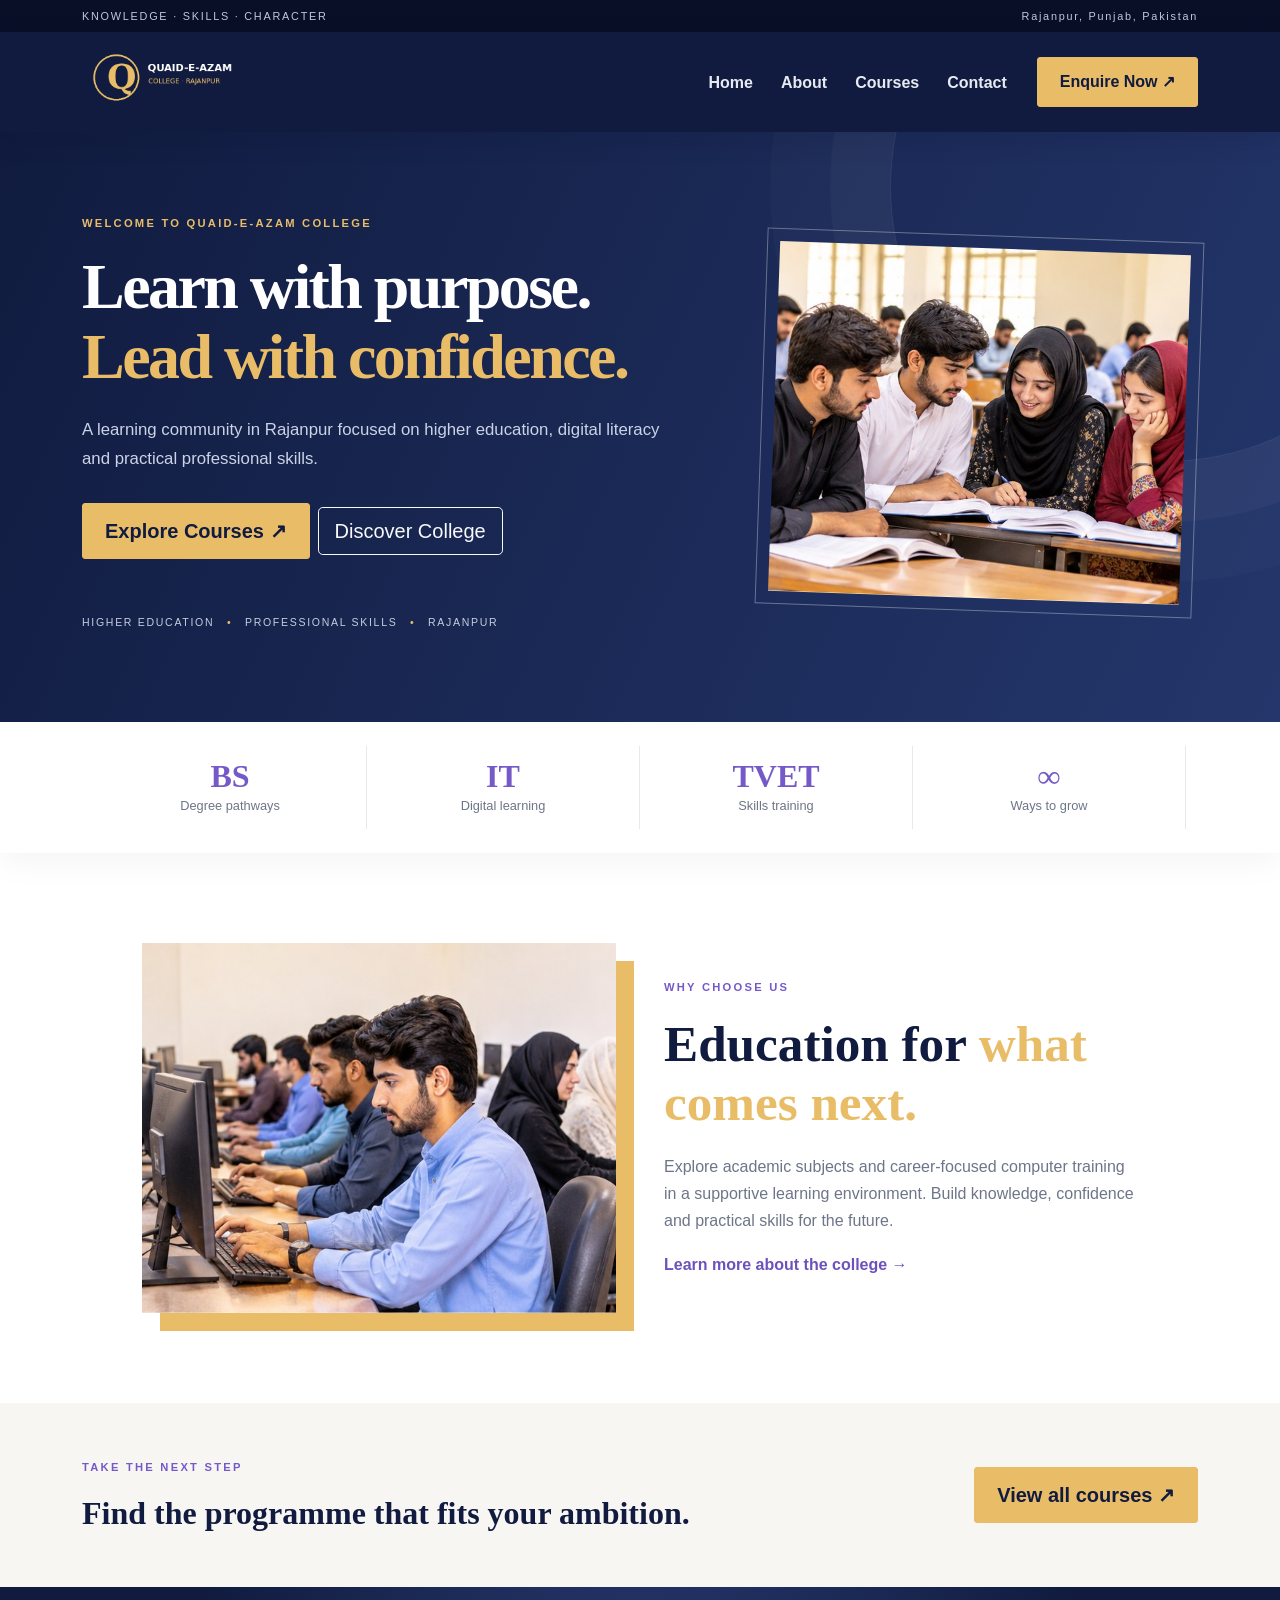
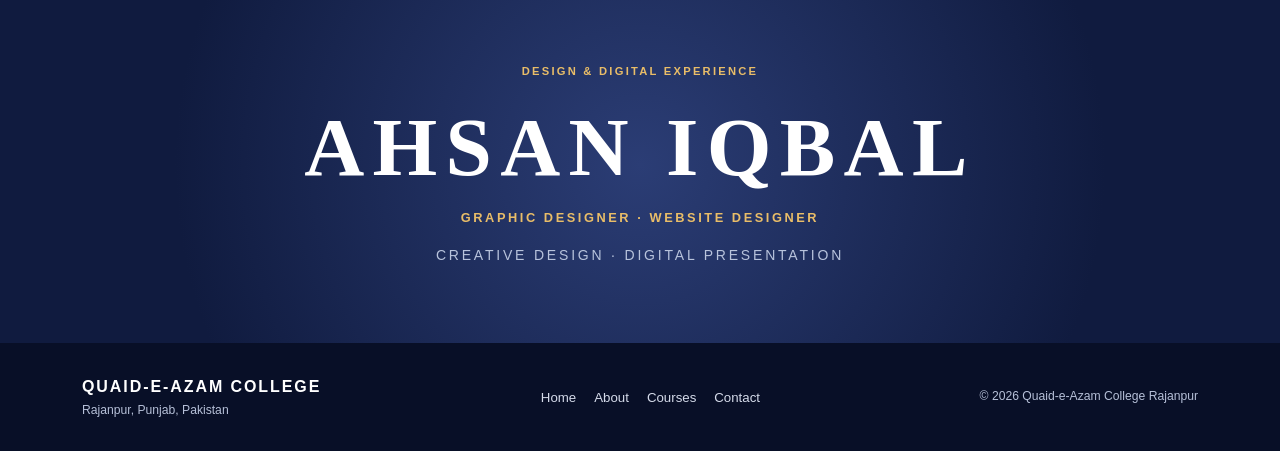
<file: index.html>
<!doctype html><html lang="en"><head><title>Home | Quaid-e-Azam College Rajanpur</title><meta charset="UTF-8"><meta name="viewport" content="width=device-width, initial-scale=1">
<meta name="theme-color" content="#101b3f">
<link rel="stylesheet" href="bootstrap/css/bootstrap.min.css">
<link rel="stylesheet" href="css/style.css"></head><body><div class="topbar"><div class="container d-flex justify-content-between flex-wrap"><span>KNOWLEDGE · SKILLS · CHARACTER</span><span>Rajanpur, Punjab, Pakistan</span></div></div>
<nav class="navbar navbar-expand-lg navbar-dark site-nav sticky-top"><div class="container">
<a class="navbar-brand" href="index.html"><img src="images/logo-placeholder.png" alt="Quaid-e-Azam College logo" class="brand-logo"></a>
<button class="navbar-toggler" type="button" data-bs-toggle="collapse" data-bs-target="#nav"><span class="navbar-toggler-icon"></span></button>
<div class="collapse navbar-collapse" id="nav"><ul class="navbar-nav ms-auto align-items-lg-center">
<li class="nav-item"><a class="nav-link" href="index.html">Home</a></li><li class="nav-item"><a class="nav-link" href="about.html">About</a></li>
<li class="nav-item"><a class="nav-link" href="courses.html">Courses</a></li><li class="nav-item"><a class="nav-link" href="contact.html">Contact</a></li>
<li class="nav-item ms-lg-3"><a class="btn btn-gold" href="contact.html">Enquire Now ↗</a></li></ul></div></div></nav><header class="hero"><div class="container"><div class="row align-items-center g-5"><div class="col-lg-7">
<div class="eyebrow">WELCOME TO QUAID-E-AZAM COLLEGE</div><h1>Learn with purpose.<br><em>Lead with confidence.</em></h1>
<p class="lead-copy">A learning community in Rajanpur focused on higher education, digital literacy and practical professional skills.</p>
<a class="btn btn-gold btn-lg me-2" href="courses.html">Explore Courses ↗</a><a class="btn btn-outline-light btn-lg" href="about.html">Discover College</a>
<div class="hero-note">HIGHER EDUCATION <span>•</span> PROFESSIONAL SKILLS <span>•</span> RAJANPUR</div></div>
<div class="col-lg-5"><div class="hero-image-frame"><img src="images/students-study.jpg" alt="Illustrative South Asian students studying together"></div></div></div></div></header>
<section class="stats"><div class="container row mx-auto text-center"><div class="col-6 col-lg-3"><b>BS</b><span>Degree pathways</span></div><div class="col-6 col-lg-3"><b>IT</b><span>Digital learning</span></div><div class="col-6 col-lg-3"><b>TVET</b><span>Skills training</span></div><div class="col-6 col-lg-3"><b>∞</b><span>Ways to grow</span></div></div></section>
<section class="section-space"><div class="container row align-items-center g-5 mx-auto"><div class="col-lg-6"><img class="wide-photo" src="images/computer-lab.jpg" alt="Illustrative South Asian computer lab students"></div><div class="col-lg-6"><div class="eyebrow">WHY CHOOSE US</div><h2>Education for <em>what comes next.</em></h2><p>Explore academic subjects and career-focused computer training in a supportive learning environment. Build knowledge, confidence and practical skills for the future.</p><a class="text-gold" href="about.html">Learn more about the college →</a></div></div></section>
<section class="cta-band"><div class="container d-md-flex justify-content-between align-items-center"><div><div class="eyebrow">TAKE THE NEXT STEP</div><h2>Find the programme that fits your ambition.</h2></div><a class="btn btn-gold btn-lg" href="courses.html">View all courses ↗</a></div></section>
<section class="designer-credit"><div class="container text-center"><div class="eyebrow">DESIGN & DIGITAL EXPERIENCE</div><h2>AHSAN IQBAL</h2><p>GRAPHIC DESIGNER <span>·</span> WEBSITE DESIGNER</p><small>CREATIVE DESIGN · DIGITAL PRESENTATION</small></div></section><footer class="footer"><div class="container d-flex flex-wrap justify-content-between align-items-center gap-3">
<div><strong>QUAID-E-AZAM COLLEGE</strong><div class="small">Rajanpur, Punjab, Pakistan</div></div>
<div class="footer-links"><a href="index.html">Home</a><a href="about.html">About</a><a href="courses.html">Courses</a><a href="contact.html">Contact</a></div>
<div class="small">© <span id="year"></span> Quaid-e-Azam College Rajanpur</div></div></footer>
<script src="bootstrap/js/bootstrap.bundle.min.js"></script><script src="js/script.js"></script></body></html>
</file>
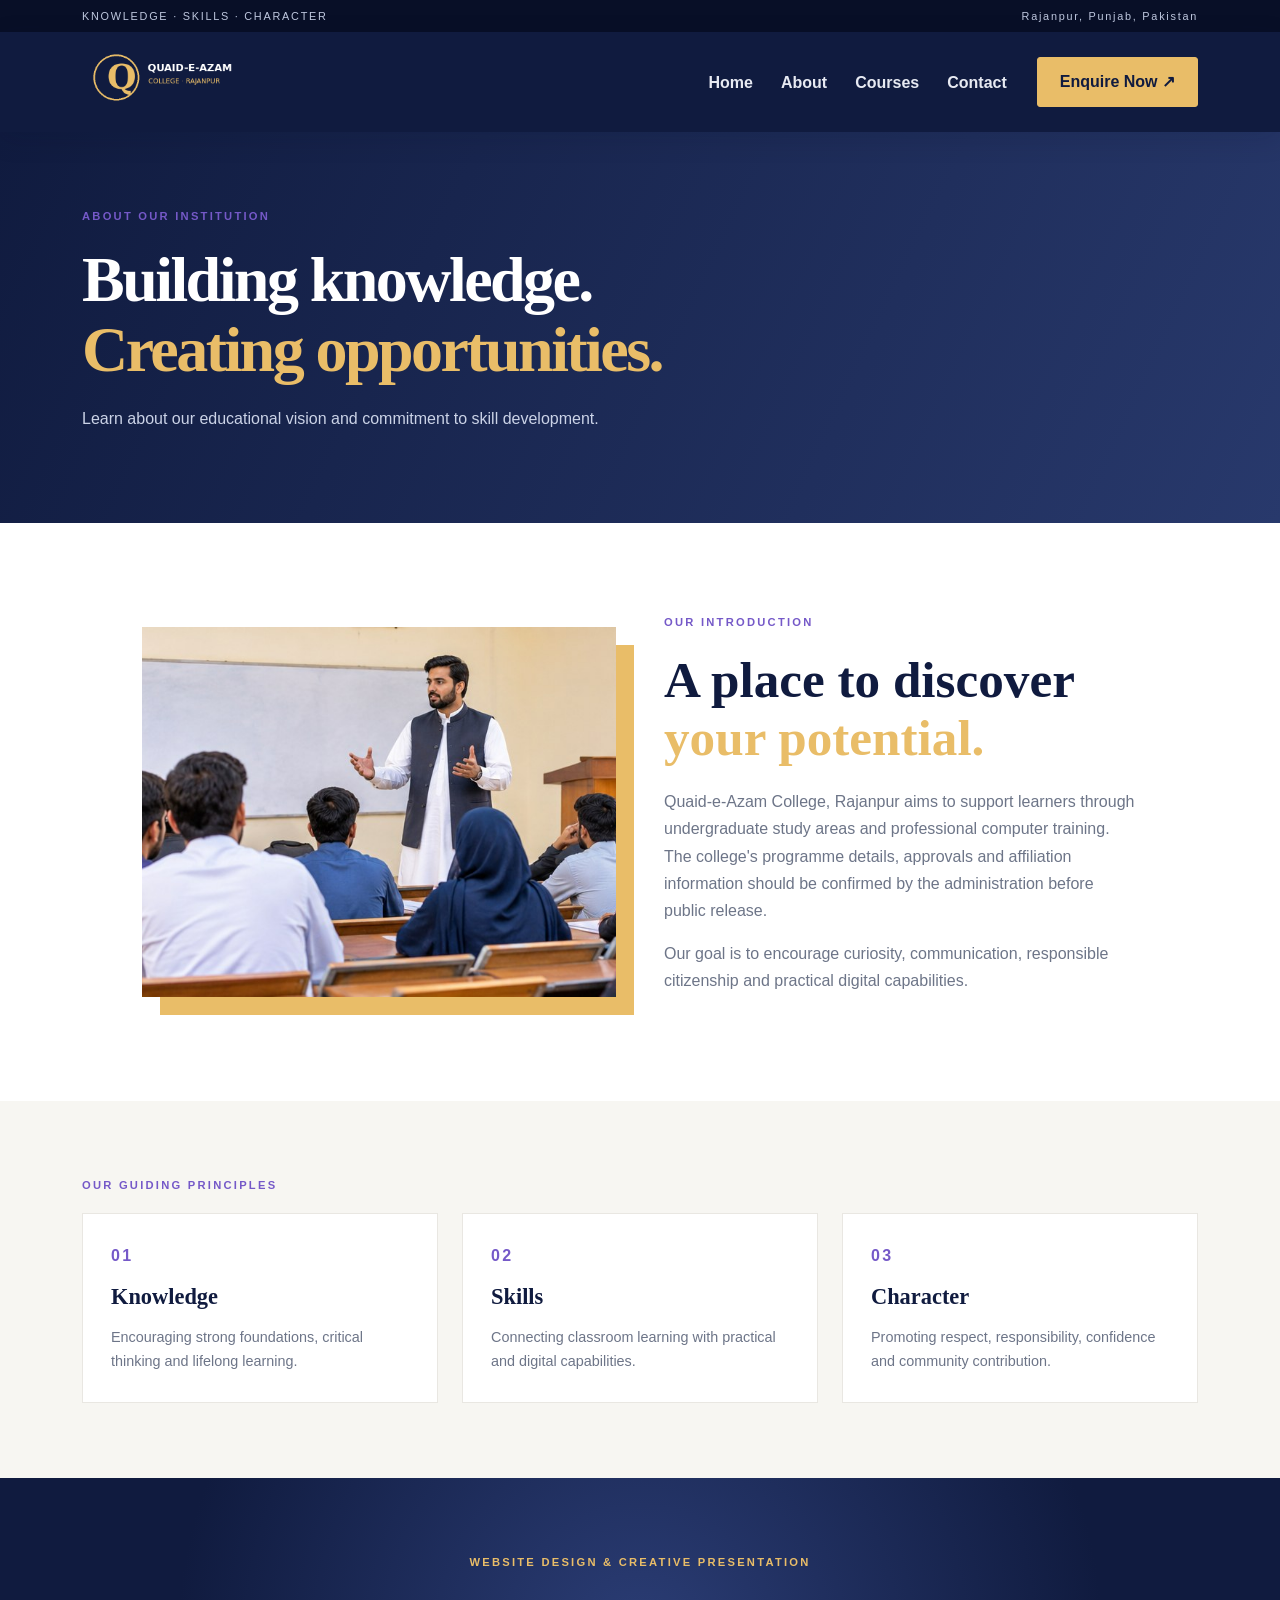
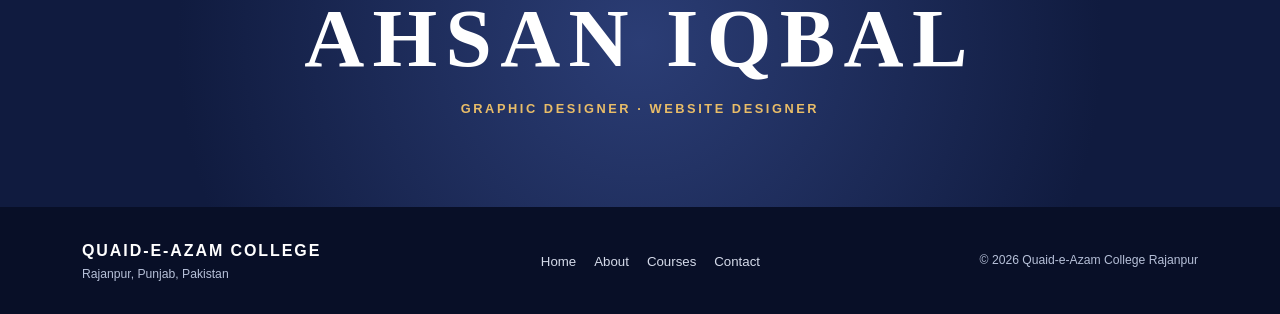
<file: about.html>
<!doctype html><html lang="en"><head><title>About | Quaid-e-Azam College Rajanpur</title><meta charset="UTF-8"><meta name="viewport" content="width=device-width, initial-scale=1">
<meta name="theme-color" content="#101b3f">
<link rel="stylesheet" href="bootstrap/css/bootstrap.min.css">
<link rel="stylesheet" href="css/style.css"></head><body><div class="topbar"><div class="container d-flex justify-content-between flex-wrap"><span>KNOWLEDGE · SKILLS · CHARACTER</span><span>Rajanpur, Punjab, Pakistan</span></div></div>
<nav class="navbar navbar-expand-lg navbar-dark site-nav sticky-top"><div class="container">
<a class="navbar-brand" href="index.html"><img src="images/logo-placeholder.png" alt="Quaid-e-Azam College logo" class="brand-logo"></a>
<button class="navbar-toggler" type="button" data-bs-toggle="collapse" data-bs-target="#nav"><span class="navbar-toggler-icon"></span></button>
<div class="collapse navbar-collapse" id="nav"><ul class="navbar-nav ms-auto align-items-lg-center">
<li class="nav-item"><a class="nav-link" href="index.html">Home</a></li><li class="nav-item"><a class="nav-link" href="about.html">About</a></li>
<li class="nav-item"><a class="nav-link" href="courses.html">Courses</a></li><li class="nav-item"><a class="nav-link" href="contact.html">Contact</a></li>
<li class="nav-item ms-lg-3"><a class="btn btn-gold" href="contact.html">Enquire Now ↗</a></li></ul></div></div></nav><header class="page-hero"><div class="container"><div class="eyebrow">ABOUT OUR INSTITUTION</div><h1>Building knowledge.<br><em>Creating opportunities.</em></h1><p>Learn about our educational vision and commitment to skill development.</p></div></header>
<section class="section-space"><div class="container row align-items-center g-5 mx-auto"><div class="col-lg-6"><img class="wide-photo" src="images/classroom.jpg" alt="Illustrative South Asian classroom"></div><div class="col-lg-6"><div class="eyebrow">OUR INTRODUCTION</div><h2>A place to discover <em>your potential.</em></h2><p>Quaid-e-Azam College, Rajanpur aims to support learners through undergraduate study areas and professional computer training. The college's programme details, approvals and affiliation information should be confirmed by the administration before public release.</p><p>Our goal is to encourage curiosity, communication, responsible citizenship and practical digital capabilities.</p></div></div></section>
<section class="values-section"><div class="container"><div class="eyebrow">OUR GUIDING PRINCIPLES</div><div class="row g-4"><div class="col-md-4"><article class="value-card"><b>01</b><h3>Knowledge</h3><p>Encouraging strong foundations, critical thinking and lifelong learning.</p></article></div><div class="col-md-4"><article class="value-card"><b>02</b><h3>Skills</h3><p>Connecting classroom learning with practical and digital capabilities.</p></article></div><div class="col-md-4"><article class="value-card"><b>03</b><h3>Character</h3><p>Promoting respect, responsibility, confidence and community contribution.</p></article></div></div></div></section>
<section class="designer-credit"><div class="container text-center"><div class="eyebrow">WEBSITE DESIGN & CREATIVE PRESENTATION</div><h2>AHSAN IQBAL</h2><p>GRAPHIC DESIGNER <span>·</span> WEBSITE DESIGNER</p></div></section><footer class="footer"><div class="container d-flex flex-wrap justify-content-between align-items-center gap-3">
<div><strong>QUAID-E-AZAM COLLEGE</strong><div class="small">Rajanpur, Punjab, Pakistan</div></div>
<div class="footer-links"><a href="index.html">Home</a><a href="about.html">About</a><a href="courses.html">Courses</a><a href="contact.html">Contact</a></div>
<div class="small">© <span id="year"></span> Quaid-e-Azam College Rajanpur</div></div></footer>
<script src="bootstrap/js/bootstrap.bundle.min.js"></script><script src="js/script.js"></script></body></html>
</file>
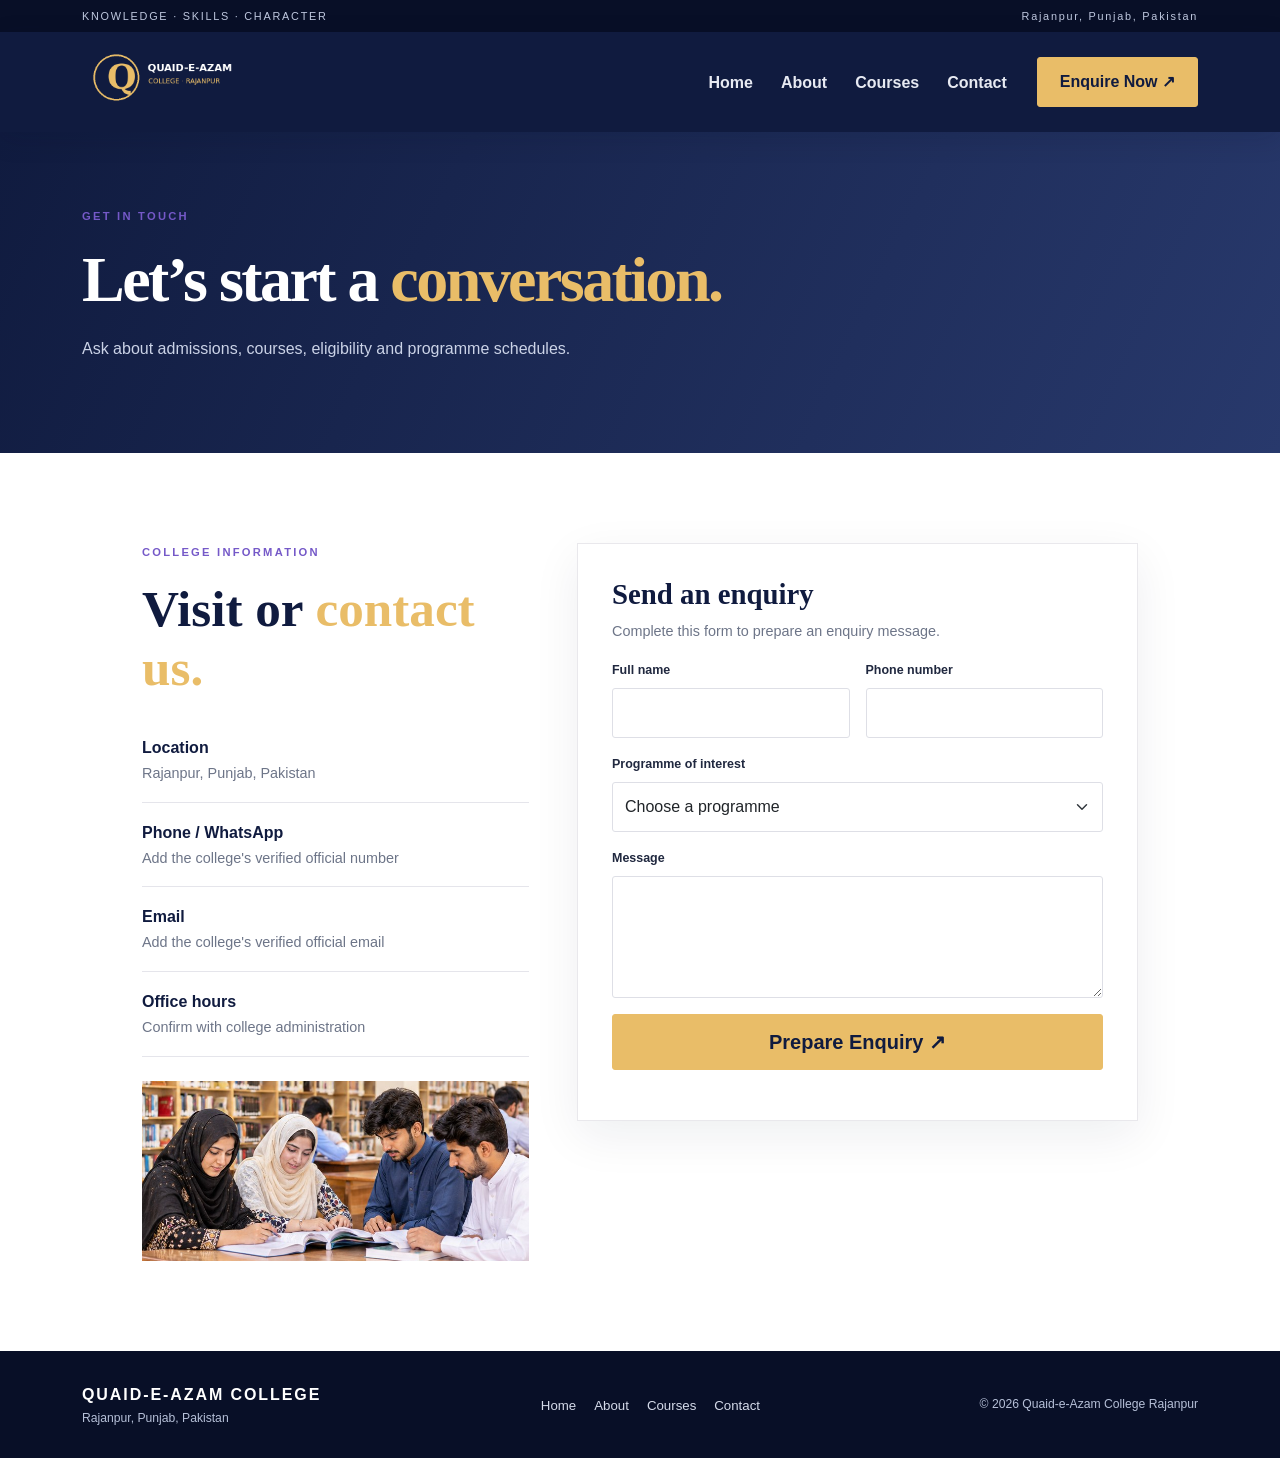
<file: contact.html>
<!doctype html><html lang="en"><head><title>Contact | Quaid-e-Azam College Rajanpur</title><meta charset="UTF-8"><meta name="viewport" content="width=device-width, initial-scale=1">
<meta name="theme-color" content="#101b3f">
<link rel="stylesheet" href="bootstrap/css/bootstrap.min.css">
<link rel="stylesheet" href="css/style.css"></head><body><div class="topbar"><div class="container d-flex justify-content-between flex-wrap"><span>KNOWLEDGE · SKILLS · CHARACTER</span><span>Rajanpur, Punjab, Pakistan</span></div></div>
<nav class="navbar navbar-expand-lg navbar-dark site-nav sticky-top"><div class="container">
<a class="navbar-brand" href="index.html"><img src="images/logo-placeholder.png" alt="Quaid-e-Azam College logo" class="brand-logo"></a>
<button class="navbar-toggler" type="button" data-bs-toggle="collapse" data-bs-target="#nav"><span class="navbar-toggler-icon"></span></button>
<div class="collapse navbar-collapse" id="nav"><ul class="navbar-nav ms-auto align-items-lg-center">
<li class="nav-item"><a class="nav-link" href="index.html">Home</a></li><li class="nav-item"><a class="nav-link" href="about.html">About</a></li>
<li class="nav-item"><a class="nav-link" href="courses.html">Courses</a></li><li class="nav-item"><a class="nav-link" href="contact.html">Contact</a></li>
<li class="nav-item ms-lg-3"><a class="btn btn-gold" href="contact.html">Enquire Now ↗</a></li></ul></div></div></nav><header class="page-hero"><div class="container"><div class="eyebrow">GET IN TOUCH</div><h1>Let’s start a <em>conversation.</em></h1><p>Ask about admissions, courses, eligibility and programme schedules.</p></div></header>
<section class="section-space"><div class="container row g-5 mx-auto"><div class="col-lg-5"><div class="eyebrow">COLLEGE INFORMATION</div><h2>Visit or <em>contact us.</em></h2><div class="contact-line"><b>Location</b><span>Rajanpur, Punjab, Pakistan</span></div><div class="contact-line"><b>Phone / WhatsApp</b><span>Add the college's verified official number</span></div><div class="contact-line"><b>Email</b><span>Add the college's verified official email</span></div><div class="contact-line"><b>Office hours</b><span>Confirm with college administration</span></div><img class="contact-photo mt-4" src="images/library-study.jpg" alt="Illustrative South Asian students studying in a library"></div>
<div class="col-lg-7"><form class="contact-form" id="enquiryForm"><h3>Send an enquiry</h3><p>Complete this form to prepare an enquiry message.</p><div class="row g-3"><div class="col-md-6"><label for="name">Full name</label><input id="name" class="form-control" required></div><div class="col-md-6"><label for="phone">Phone number</label><input id="phone" class="form-control" required></div><div class="col-12"><label for="course">Programme of interest</label><select id="course" class="form-select" required><option value="">Choose a programme</option><option>BS Information Technology</option><option>BS English</option><option>BS Urdu</option><option>BS Islamic Studies</option><option>BS Education</option><option>Computer / NAVTTC Course</option></select></div><div class="col-12"><label for="message">Message</label><textarea id="message" class="form-control" rows="4"></textarea></div><div class="col-12"><button class="btn btn-gold btn-lg w-100">Prepare Enquiry ↗</button><div id="formMessage" class="small mt-3" aria-live="polite"></div></div></div></form></div></div></section><footer class="footer"><div class="container d-flex flex-wrap justify-content-between align-items-center gap-3">
<div><strong>QUAID-E-AZAM COLLEGE</strong><div class="small">Rajanpur, Punjab, Pakistan</div></div>
<div class="footer-links"><a href="index.html">Home</a><a href="about.html">About</a><a href="courses.html">Courses</a><a href="contact.html">Contact</a></div>
<div class="small">© <span id="year"></span> Quaid-e-Azam College Rajanpur</div></div></footer>
<script src="bootstrap/js/bootstrap.bundle.min.js"></script><script src="js/script.js"></script></body></html>
</file>
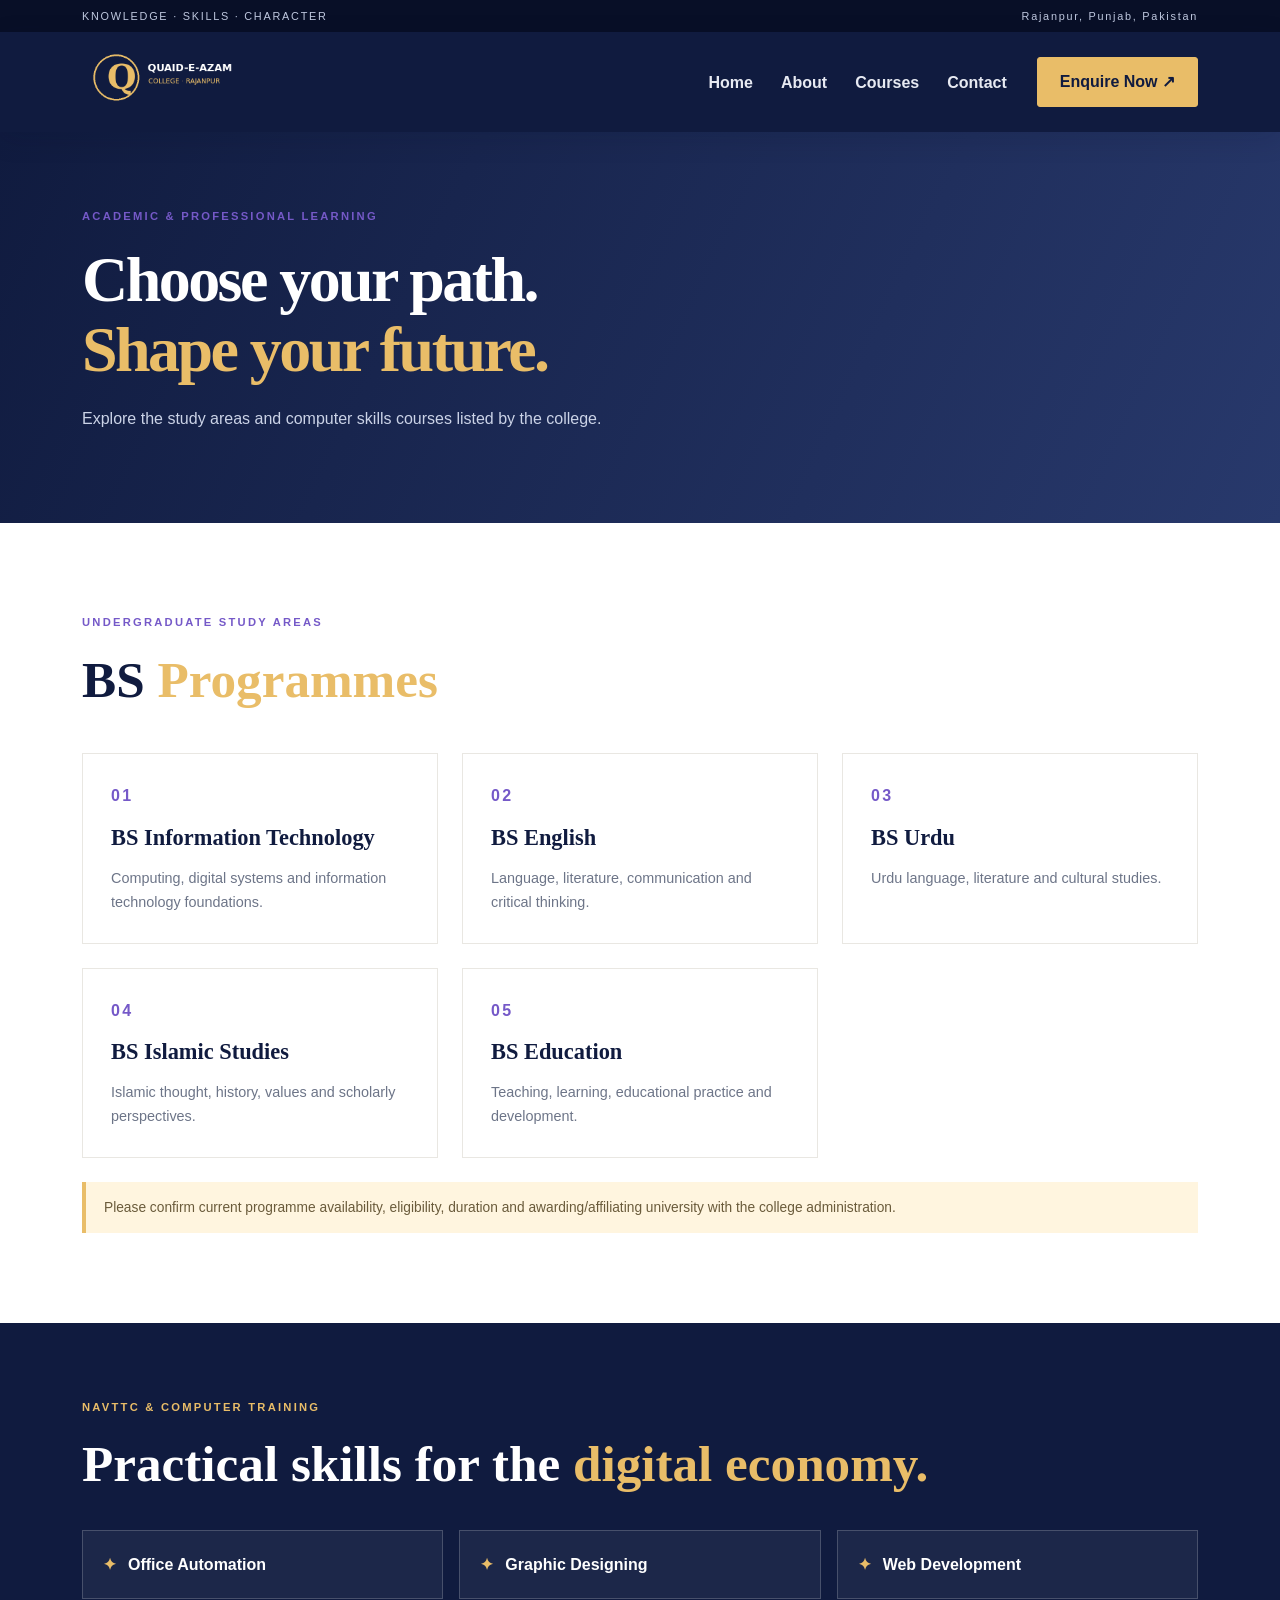
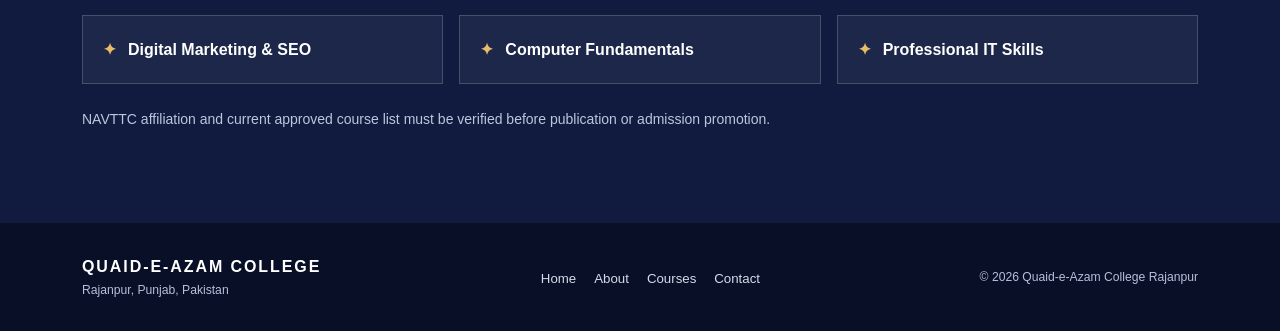
<file: courses.html>
<!doctype html><html lang="en"><head><title>Courses | Quaid-e-Azam College Rajanpur</title><meta charset="UTF-8"><meta name="viewport" content="width=device-width, initial-scale=1">
<meta name="theme-color" content="#101b3f">
<link rel="stylesheet" href="bootstrap/css/bootstrap.min.css">
<link rel="stylesheet" href="css/style.css"></head><body><div class="topbar"><div class="container d-flex justify-content-between flex-wrap"><span>KNOWLEDGE · SKILLS · CHARACTER</span><span>Rajanpur, Punjab, Pakistan</span></div></div>
<nav class="navbar navbar-expand-lg navbar-dark site-nav sticky-top"><div class="container">
<a class="navbar-brand" href="index.html"><img src="images/logo-placeholder.png" alt="Quaid-e-Azam College logo" class="brand-logo"></a>
<button class="navbar-toggler" type="button" data-bs-toggle="collapse" data-bs-target="#nav"><span class="navbar-toggler-icon"></span></button>
<div class="collapse navbar-collapse" id="nav"><ul class="navbar-nav ms-auto align-items-lg-center">
<li class="nav-item"><a class="nav-link" href="index.html">Home</a></li><li class="nav-item"><a class="nav-link" href="about.html">About</a></li>
<li class="nav-item"><a class="nav-link" href="courses.html">Courses</a></li><li class="nav-item"><a class="nav-link" href="contact.html">Contact</a></li>
<li class="nav-item ms-lg-3"><a class="btn btn-gold" href="contact.html">Enquire Now ↗</a></li></ul></div></div></nav><header class="page-hero"><div class="container"><div class="eyebrow">ACADEMIC & PROFESSIONAL LEARNING</div><h1>Choose your path.<br><em>Shape your future.</em></h1><p>Explore the study areas and computer skills courses listed by the college.</p></div></header>
<section class="section-space"><div class="container"><div class="eyebrow">UNDERGRADUATE STUDY AREAS</div><h2>BS <em>Programmes</em></h2><div class="row g-4 mt-2">
<div class="col-md-6 col-lg-4"><article class="course-card"><span>01</span><h3>BS Information Technology</h3><p>Computing, digital systems and information technology foundations.</p></article></div>
<div class="col-md-6 col-lg-4"><article class="course-card"><span>02</span><h3>BS English</h3><p>Language, literature, communication and critical thinking.</p></article></div>
<div class="col-md-6 col-lg-4"><article class="course-card"><span>03</span><h3>BS Urdu</h3><p>Urdu language, literature and cultural studies.</p></article></div>
<div class="col-md-6 col-lg-4"><article class="course-card"><span>04</span><h3>BS Islamic Studies</h3><p>Islamic thought, history, values and scholarly perspectives.</p></article></div>
<div class="col-md-6 col-lg-4"><article class="course-card"><span>05</span><h3>BS Education</h3><p>Teaching, learning, educational practice and development.</p></article></div></div>
<div class="notice mt-4">Please confirm current programme availability, eligibility, duration and awarding/affiliating university with the college administration.</div></div></section>
<section class="skills-panel"><div class="container"><div class="eyebrow">NAVTTC & COMPUTER TRAINING</div><h2>Practical skills for the <em>digital economy.</em></h2><div class="row g-3 mt-3">
<div class="col-md-6 col-lg-4"><div class="skill-card">Office Automation</div></div><div class="col-md-6 col-lg-4"><div class="skill-card">Graphic Designing</div></div><div class="col-md-6 col-lg-4"><div class="skill-card">Web Development</div></div><div class="col-md-6 col-lg-4"><div class="skill-card">Digital Marketing & SEO</div></div><div class="col-md-6 col-lg-4"><div class="skill-card">Computer Fundamentals</div></div><div class="col-md-6 col-lg-4"><div class="skill-card">Professional IT Skills</div></div></div>
<p class="small mt-4">NAVTTC affiliation and current approved course list must be verified before publication or admission promotion.</p></div></section><footer class="footer"><div class="container d-flex flex-wrap justify-content-between align-items-center gap-3">
<div><strong>QUAID-E-AZAM COLLEGE</strong><div class="small">Rajanpur, Punjab, Pakistan</div></div>
<div class="footer-links"><a href="index.html">Home</a><a href="about.html">About</a><a href="courses.html">Courses</a><a href="contact.html">Contact</a></div>
<div class="small">© <span id="year"></span> Quaid-e-Azam College Rajanpur</div></div></footer>
<script src="bootstrap/js/bootstrap.bundle.min.js"></script><script src="js/script.js"></script></body></html>
</file>
<file: css/style.css>
:root{--navy:#101b3f;--navy2:#1b2d5b;--gold:#e9bd68;--purple:#7559c8;--paper:#f7f6f2;--ink:#20283f;--muted:#6d7588}
*{box-sizing:border-box}body{font-family:Arial,Helvetica,sans-serif;color:var(--ink);line-height:1.7}a{text-decoration:none}.topbar{background:#080f27;color:#bfc8df;padding:7px 0;font-size:.68rem;letter-spacing:.16em}.site-nav{background:var(--navy);box-shadow:0 7px 25px #06102b22}.brand-logo{width:205px;height:auto;max-height:74px;object-fit:contain}.nav-link{color:#e7eaf2!important;font-weight:600;padding:14px!important}.nav-link:hover{color:var(--gold)!important}.btn-gold{background:var(--gold);border:1px solid var(--gold);color:var(--navy);font-weight:800;border-radius:3px;padding:12px 22px}.btn-gold:hover{background:#f4d99f;border-color:#f4d99f;color:var(--navy);transform:translateY(-2px)}
.hero{background:linear-gradient(115deg,var(--navy),#24366b);color:#fff;padding:82px 0 90px;position:relative;overflow:hidden}.hero:after{content:"";position:absolute;width:550px;height:550px;border:1px solid #ffffff18;border-radius:50%;right:-160px;top:-220px;box-shadow:0 0 0 60px #ffffff08,0 0 0 120px #ffffff05;pointer-events:none}.hero h1,.page-hero h1{font:800 clamp(2.6rem,5vw,4.7rem)/1.1 Georgia,serif;letter-spacing:-.04em}.hero h1 em,.page-hero h1 em,h2 em{font-style:normal;color:var(--gold)}.eyebrow{font-size:.7rem;font-weight:800;letter-spacing:.2em;color:var(--purple);margin-bottom:18px}.hero .eyebrow,.designer-credit .eyebrow,.skills-panel .eyebrow{color:var(--gold)}.lead-copy{color:#cbd3e7;max-width:600px;font-size:1.05rem;margin:24px 0 30px}.hero-image-frame{padding:12px;border:1px solid #ffffff55;transform:rotate(2deg);position:relative;z-index:1}.hero-image-frame img{width:100%;height:350px;object-fit:cover}.hero-note{font-size:.66rem;letter-spacing:.16em;color:#c5cee2;margin-top:55px}.hero-note span{color:var(--gold);padding:0 8px}.stats{padding:24px 0;background:#fff;box-shadow:0 10px 30px #101b3f0b}.stats .col-6{padding:12px;border-right:1px solid #e8e8ee}.stats b,.stats span{display:block}.stats b{font:700 2rem Georgia;color:var(--purple)}.stats span{font-size:.8rem;color:var(--muted)}.section-space{padding:90px 0}.wide-photo{width:100%;height:370px;object-fit:cover;box-shadow:18px 18px 0 var(--gold)}h2{font:700 clamp(2.1rem,4vw,3.2rem)/1.15 Georgia;color:var(--navy);margin-bottom:20px}.section-space p{color:var(--muted)}.text-gold{font-weight:800;color:#6d51bc}.cta-band{padding:55px 0;background:var(--paper)}.cta-band h2{font-size:2rem;margin:0}.designer-credit{padding:75px 0;background:radial-gradient(circle at center,#2b3d75,var(--navy) 70%);color:white}.designer-credit h2{font:800 clamp(2.5rem,7vw,5.2rem) Georgia;color:white;letter-spacing:.1em;margin:0}.designer-credit p{color:var(--gold);letter-spacing:.2em;font-weight:800;font-size:.8rem;margin:12px}.designer-credit small{color:#b8c3dc;letter-spacing:.2em}.page-hero{background:linear-gradient(115deg,var(--navy),#28396c);padding:75px 0;color:#fff}.page-hero h1{max-width:850px}.page-hero p{color:#cbd3e7;margin-top:20px}.values-section{padding:75px 0;background:var(--paper)}.value-card,.course-card{height:100%;background:#fff;border:1px solid #e9e7e2;padding:28px;transition:.25s}.value-card:hover,.course-card:hover{transform:translateY(-6px);box-shadow:0 16px 35px #101b3f12}.value-card>b,.course-card>span{color:var(--purple);font-weight:800;letter-spacing:.15em}.value-card h3,.course-card h3{font:700 1.4rem Georgia;color:var(--navy);margin:15px 0}.value-card p,.course-card p{font-size:.9rem;color:var(--muted);margin:0}.notice{background:#fff5df;border-left:4px solid var(--gold);padding:14px 18px;color:#6a5b3b;font-size:.86rem}.skills-panel{background:var(--navy);color:#fff;padding:75px 0}.skills-panel h2{color:white}.skill-card{background:#ffffff0d;border:1px solid #ffffff30;padding:20px;color:#fff;font-weight:700}.skill-card:before{content:"✦";color:var(--gold);margin-right:12px}.skills-panel .small{color:#bbc6df}.contact-line{padding:16px 0;border-bottom:1px solid #e5e5eb}.contact-line b,.contact-line span{display:block}.contact-line b{color:var(--navy)}.contact-line span{color:var(--muted);font-size:.9rem}.contact-photo{width:100%;height:180px;object-fit:cover}.contact-form{padding:34px;background:#fff;box-shadow:0 15px 45px #101b3f12;border:1px solid #e9e8ec}.contact-form h3{font:700 1.8rem Georgia;color:var(--navy)}.contact-form p{color:var(--muted);font-size:.9rem}.contact-form label{display:block;font-size:.78rem;font-weight:800;margin-bottom:7px}.form-control,.form-select{border-radius:3px;padding:12px;border-color:#dedfe6}.form-control:focus,.form-select:focus{border-color:var(--purple);box-shadow:0 0 0 .2rem #7559c822}.footer{background:#080f27;color:#b6c0d8;padding:30px 0}.footer strong{color:white;letter-spacing:.12em}.footer-links a{color:#d5dbea;margin:0 9px;font-size:.83rem}.footer .small{font-size:.76rem}.footer-links a:hover{color:var(--gold)}
@media(max-width:767px){.brand-logo{width:175px}.hero{padding:60px 0}.hero-image-frame{margin-top:12px}.hero-image-frame img{height:260px}.hero-note{margin-top:32px}.section-space{padding:65px 0}.wide-photo{height:280px;margin-bottom:15px}.stats .col-6:nth-child(2){border-right:0}.cta-band h2{margin-bottom:25px}.page-hero{padding:55px 0}.footer-links{width:100%}}
</file>
